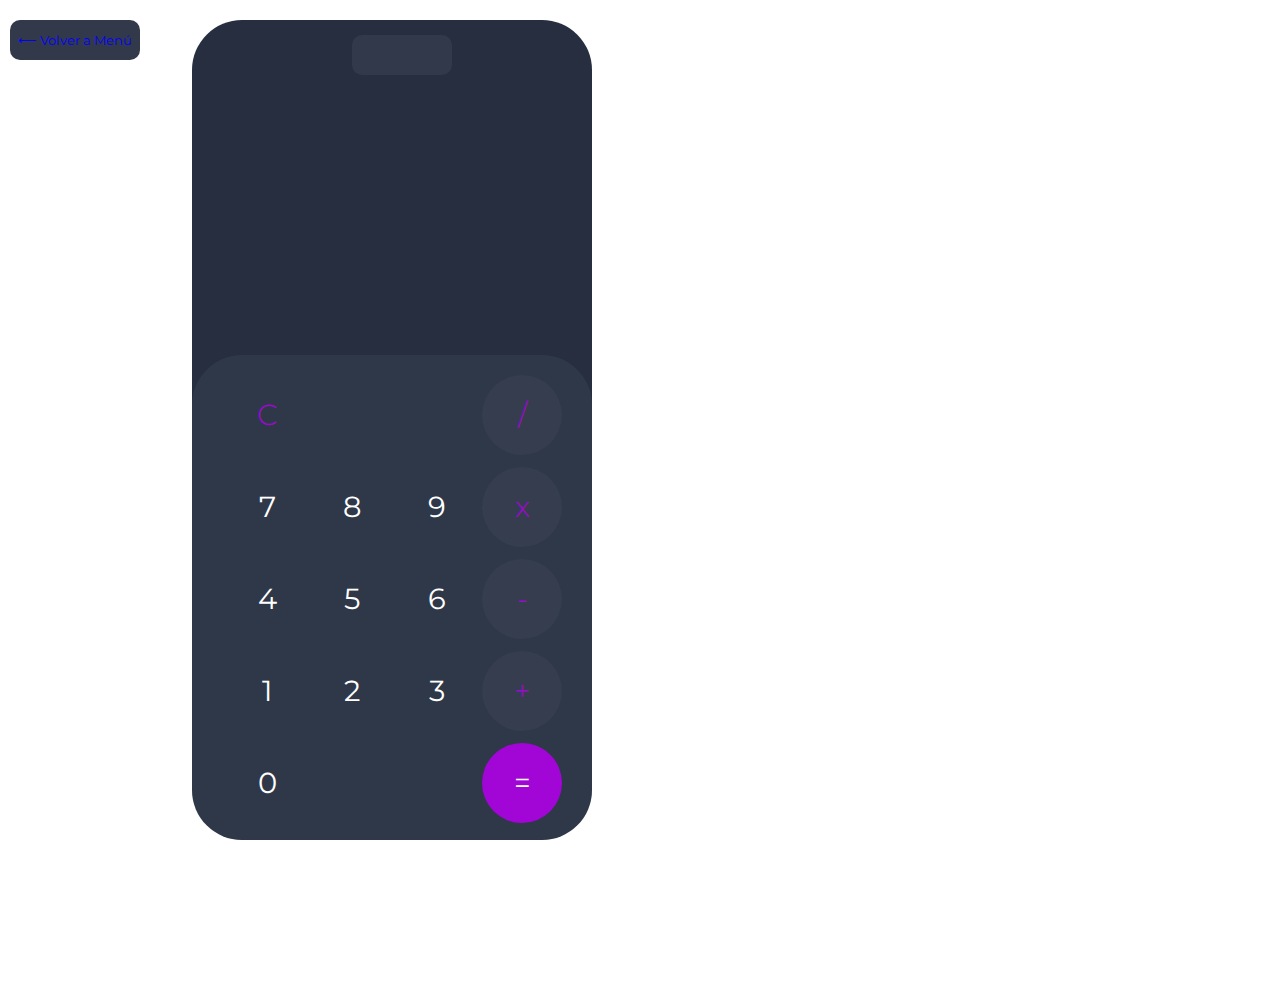
<file: Calculadora/index.html>
<!DOCTYPE html>
<html lang="en">
<head>
    <meta charset="UTF-8">
    <meta name="viewport" content="width=device-width, initial-scale=1.0">
    <link rel="stylesheet" href="css/index.css">
    <link rel="preconnect" href="https://fonts.gstatic.com">
    <link href="https://fonts.googleapis.com/css2?family=Montserrat&display=swap" rel="stylesheet">
    <link rel="stylesheet" href="https://use.fontawesome.com/releases/v5.15.3/css/all.css" integrity="sha384-SZXxX4whJ79/gErwcOYf+zWLeJdY/qpuqC4cAa9rOGUstPomtqpuNWT9wdPEn2fk" crossorigin="anonymous">
    <title>Calculadora</title>
</head>
<body>
    <div class="Espacio1">
        <input onclick="location.href='../index.html'" type="button" class="menu oscuro" value="⟵ Volver a Menú"></input>
    </div>

    <div id="Pantalla">

        <div class="Modo">
            <button onclick="Claro()" class="bColor"><i class="fas fa-sun"></i></button>
            <button onclick="Oscuro()" class="bColor"><i class="fas fa-moon activado"></i></button>
        </div>

            <div class="arriba">

                <div id="pantalla1"></div>
                <div id="pantalla2"></div>

            </div>

            <div class="abajo">
                <input type="button" onclick="borrar()" value="C" class="boton C">
                <input type="button" class="boton vacio">
                <input type="button" class="boton vacio">
                <input type="button" onclick="agregar('/')" value="/" class="boton operadores">

                <input type="button" onclick="agregar(7)" value="7" class="boton numeros">
                <input type="button" onclick="agregar(8)" value="8" class="boton numeros">
                <input type="button" onclick="agregar(9)" value="9" class="boton numeros">
                <input type="button" onclick="agregar('*')" value="x" class="boton operadores">

                <input type="button" onclick="agregar(4)" value="4" class="boton numeros">
                <input type="button" onclick="agregar(5)" value="5" class="boton numeros">
                <input type="button" onclick="agregar(6)" value="6" class="boton numeros">
                <input type="button" onclick="agregar('-')"value="-" class="boton operadores">

                <input type="button" onclick="agregar(1)" value="1" class="boton numeros">
                <input type="button" onclick="agregar(2)" value="2" class="boton numeros">
                <input type="button" onclick="agregar(3)" value="3" class="boton numeros">
                <input type="button" onclick="agregar('+')" value="+" class="boton operadores">

                <input type="button" onclick="agregar(0)" value="0" class="boton numeros">
                <input type="button" class="boton vacio">
                <input type="button" class="boton vacio">
                <input type="button" onclick="resultado()" value="=" class="boton igual">
            </div>        
    </div>
    <div class="Espacio2">    </div>
</body>
<script type="text/javascript" src="js/funciones.js"></script>
</html>
</file>
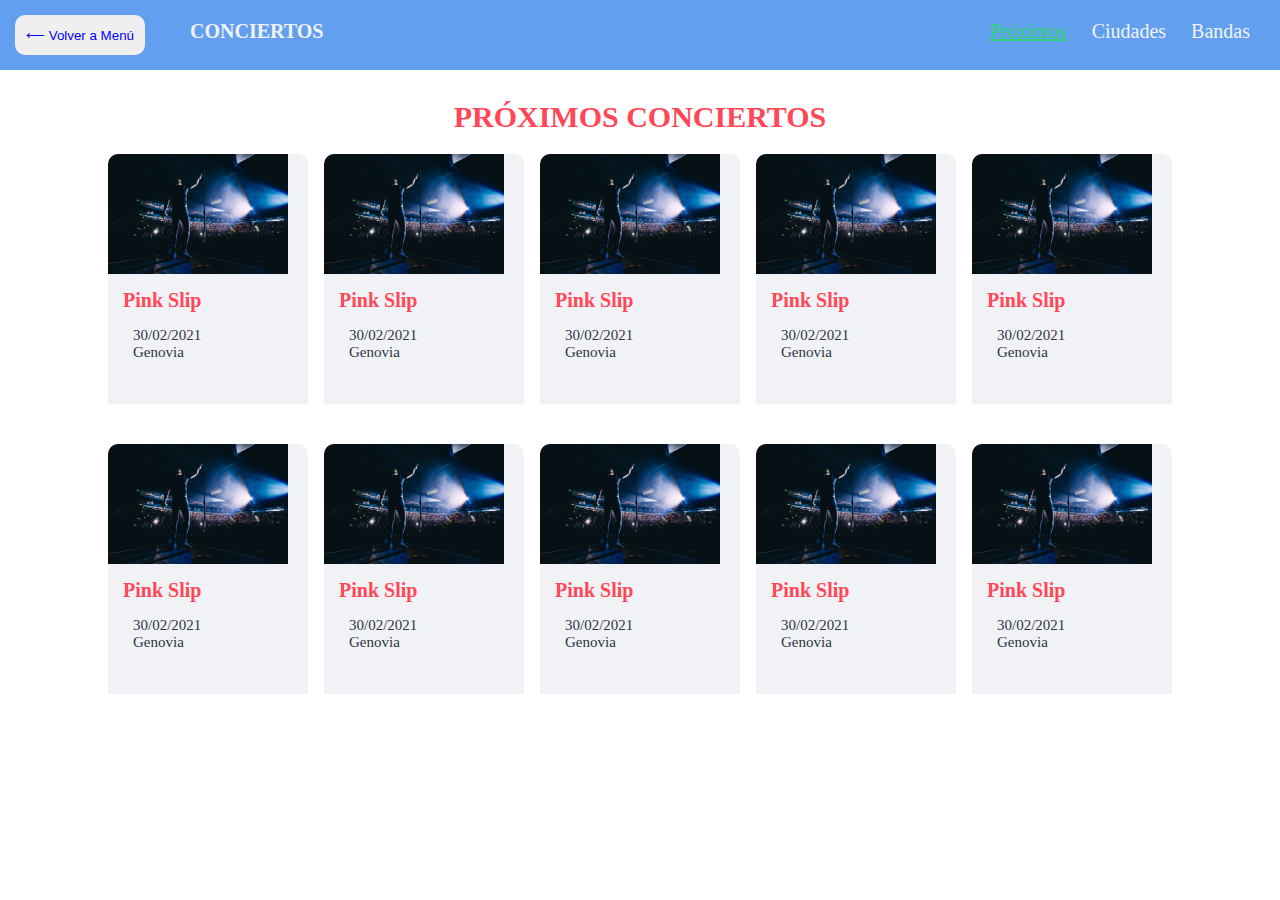
<file: Conciertos/index.html>
<!DOCTYPE html>
<html>
<head>
    <title>PRÓXIMOS</title>
    <meta charset="utf-8">
    <meta name="viewport" content="width=device-width, initial-scale=1.0">
    <link rel="stylesheet" type="text/css" href="./css/estilos.css">
    <link rel="stylesheet" href="https://use.fontawesome.com/releases/v5.15.3/css/all.css" integrity="sha384-SZXxX4whJ79/gErwcOYf+zWLeJdY/qpuqC4cAa9rOGUstPomtqpuNWT9wdPEn2fk" crossorigin="anonymous">
    <link rel="preconnect" href="https://fonts.gstatic.com">
    <link href="https://fonts.googleapis.com/css2?family=Poppins:wght@100;200;500&display=swap" rel="stylesheet">
</head>
<body>
    <header>
        <input onclick="location.href='../index.html'" type="button" class="volver" value="⟵ Volver a Menú"></input>
        <h6>CONCIERTOS</h6>
        <i class="fas fa-bars menu"></i>
        <div class="menu-lado">
            <div><a href="./index.html">Próximos</a></div>
            <div><a href="./ciudades.html">Ciudades</a></div>
            <div><a href="./bandas.html">Bandas</a></div>
        </div>
        <ul>
            <li><a href="./index.html" class="actual">Próximos</a></li>
            <li><a href="./ciudades.html">Ciudades</a></li>
            <li><a href="./bandas.html">Bandas</a></li>
        </ul>
    </header>
    <h1>PRÓXIMOS CONCIERTOS</h1>
    <div class="contenedor">

    <div class="ficha">
        <div class="imgficha">
            <img src="./img/p1.jpg">
        </div>
        <div class="info">
            <h3>Pink Slip</h3>
            <p><i class="fas fa-calendar"></i>30/02/2021</p>
            <p><i class="fas fa-map-marker"></i>Genovia</p>
        </div>
    </div>

    <div class="ficha">
        <div class="imgficha">
            <img src="./img/p1.jpg">
        </div>
        <div class="info">
            <h3>Pink Slip</h3>
            <p><i class="fas fa-calendar"></i>30/02/2021</p>
            <p><i class="fas fa-map-marker"></i>Genovia</p>
        </div>
    </div>

    <div class="ficha">
        <div class="imgficha">
            <img src="./img/p1.jpg">
        </div>
        <div class="info">
            <h3>Pink Slip</h3>
            <p><i class="fas fa-calendar"></i>30/02/2021</p>
            <p><i class="fas fa-map-marker"></i>Genovia</p>
        </div>
    </div>

    <div class="ficha">
        <div class="imgficha">
            <img src="./img/p1.jpg">
        </div>
        <div class="info">
            <h3>Pink Slip</h3>
            <p><i class="fas fa-calendar"></i>30/02/2021</p>
            <p><i class="fas fa-map-marker"></i>Genovia</p>
        </div>
    </div>

    <div class="ficha">
        <div class="imgficha">
            <img src="./img/p1.jpg">
        </div>
        <div class="info">
            <h3>Pink Slip</h3>
            <p><i class="fas fa-calendar"></i>30/02/2021</p>
            <p><i class="fas fa-map-marker"></i>Genovia</p>
        </div>
    </div>

</div>

<div class="contenedor">

    <div class="ficha">
        <div class="imgficha">
            <img src="./img/p1.jpg">
        </div>
        <div class="info">
            <h3>Pink Slip</h3>
            <p><i class="fas fa-calendar"></i>30/02/2021</p>
            <p><i class="fas fa-map-marker"></i>Genovia</p>
        </div>
    </div>

    <div class="ficha">
        <div class="imgficha">
            <img src="./img/p1.jpg">
        </div>
        <div class="info">
            <h3>Pink Slip</h3>
            <p><i class="fas fa-calendar"></i>30/02/2021</p>
            <p><i class="fas fa-map-marker"></i>Genovia</p>
        </div>
    </div>

    <div class="ficha">
        <div class="imgficha">
            <img src="./img/p1.jpg">
        </div>
        <div class="info">
            <h3>Pink Slip</h3>
            <p><i class="fas fa-calendar"></i>30/02/2021</p>
            <p><i class="fas fa-map-marker"></i>Genovia</p>
        </div>
    </div>

    <div class="ficha">
        <div class="imgficha">
            <img src="./img/p1.jpg">
        </div>
        <div class="info">
            <h3>Pink Slip</h3>
            <p><i class="fas fa-calendar"></i>30/02/2021</p>
            <p><i class="fas fa-map-marker"></i>Genovia</p>
        </div>
    </div>

    <div class="ficha">
        <div class="imgficha">
            <img src="./img/p1.jpg">
        </div>
        <div class="info">
            <h3>Pink Slip</h3>
            <p><i class="fas fa-calendar"></i>30/02/2021</p>
            <p><i class="fas fa-map-marker"></i>Genovia</p>
        </div>
    </div>

</div>

    

</body>
</html>
</file>
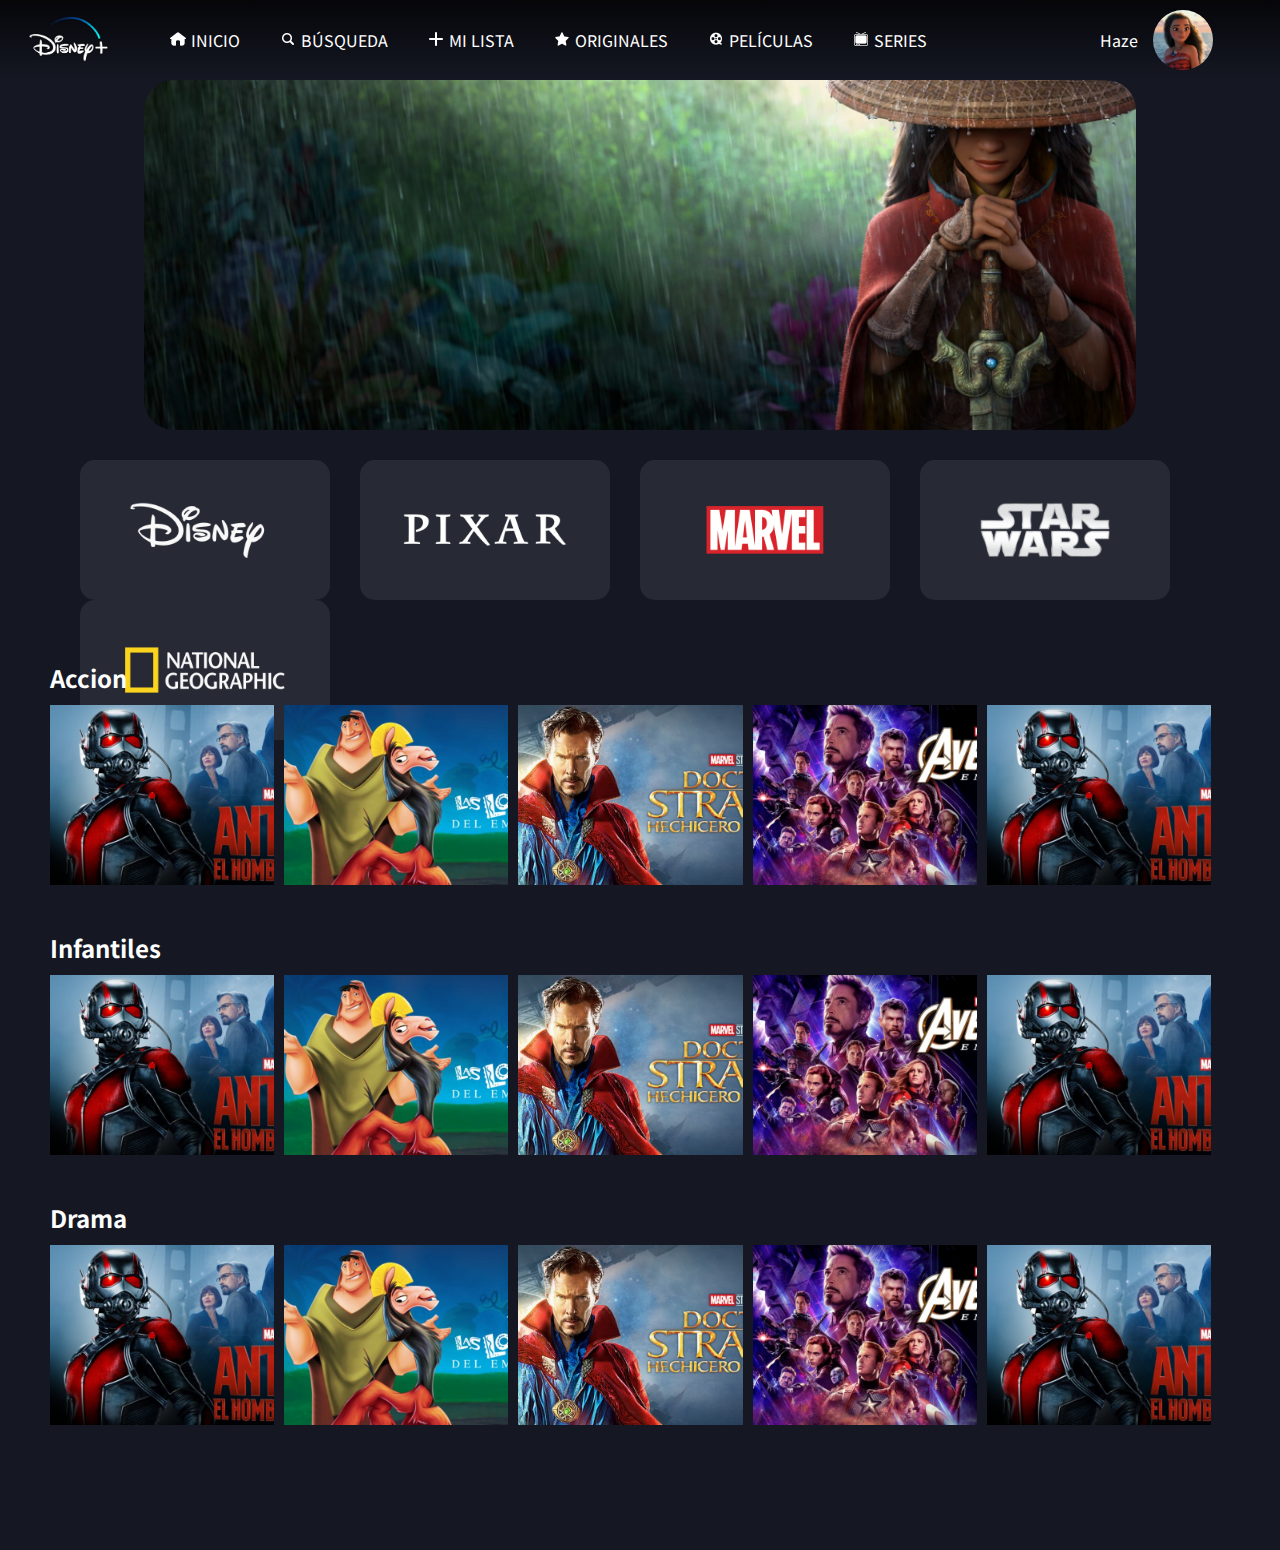
<file: Disney+/index.html>
<!DOCTYPE html>
<html>
<head>
	<title>DISNEY+</title>
	<link rel="stylesheet" type="text/css" href="css/estilos.css">
	<link rel="preconnect" href="https://fonts.gstatic.com">
	<link href="https://fonts.googleapis.com/css2?family=Noto+Sans+JP:wght@100;400&display=swap" rel="stylesheet">
	<script src="js/funciones.js" async="true"></script>
<body>
	<header>
		<div id="logo">
			<img src="img/logo.png" onclick="location.href='../index.html'">
		</div>
		<nav>
			<ul>
				<li><img src="img/h.png">inicio</li>
				<li><img src="img/b.png">búsqueda</li>
				<li><img src="img/m.png">mi lista</li>
				<li><img src="img/e.png">originales</li>
				<li><img src="img/p.png">películas</li>
				<li><img src="img/t.png">series</li>

			</ul>
		</nav>
		<div id="usuario">
			<p>Haze</p>
			<div id="usuario-img">
				<img src="img/pp.jpg">
			</div>			
		</div>
	</header>

	<section>
		<article>
			<img src="img/s1.jpeg">
		</article>
		<aside>
			<div class="temas"><img src="img/d-logo.png"></div>
			<div class="temas"><img src="img/pixar.png"></div>
			<div class="temas"><img src="img/marvel.png"></div>
			<div class="temas"><img src="img/sw.png"></div>
			<div class="temas"><img src="img/ng.png"></div>	
		</aside>
		<div id="contenido">
			<div class="contenido-dividido">
				<h3>Accion</h3>
				<div class="peliculas primero"><img src="img/d1.jpeg"></div>
				<div class="peliculas"><img src="img/d2.jpeg"></div>
				<div class="peliculas"><img src="img/d3.jpeg"></div>
				<div class="peliculas"><img src="img/d4.jpeg"></div>
				<div class="peliculas"><img src="img/d1.jpeg"></div>
			</div>
				<div class="contenido-dividido">
				<h3>Infantiles</h3>
				<div class="peliculas primero"><img src="img/d1.jpeg"></div>
				<div class="peliculas"><img src="img/d2.jpeg"></div>
				<div class="peliculas"><img src="img/d3.jpeg"></div>
				<div class="peliculas"><img src="img/d4.jpeg"></div>
				<div class="peliculas"><img src="img/d1.jpeg"></div>
			</div>
				<div class="contenido-dividido">
				<h3>Drama</h3>
				<div class="peliculas primero"><img src="img/d1.jpeg"></div>
				<div class="peliculas"><img src="img/d2.jpeg"></div>
				<div class="peliculas"><img src="img/d3.jpeg"></div>
				<div class="peliculas"><img src="img/d4.jpeg"></div>
				<div class="peliculas"><img src="img/d1.jpeg"></div>
			</div>
		</div>
	</section>
</body>
</html>
</file>
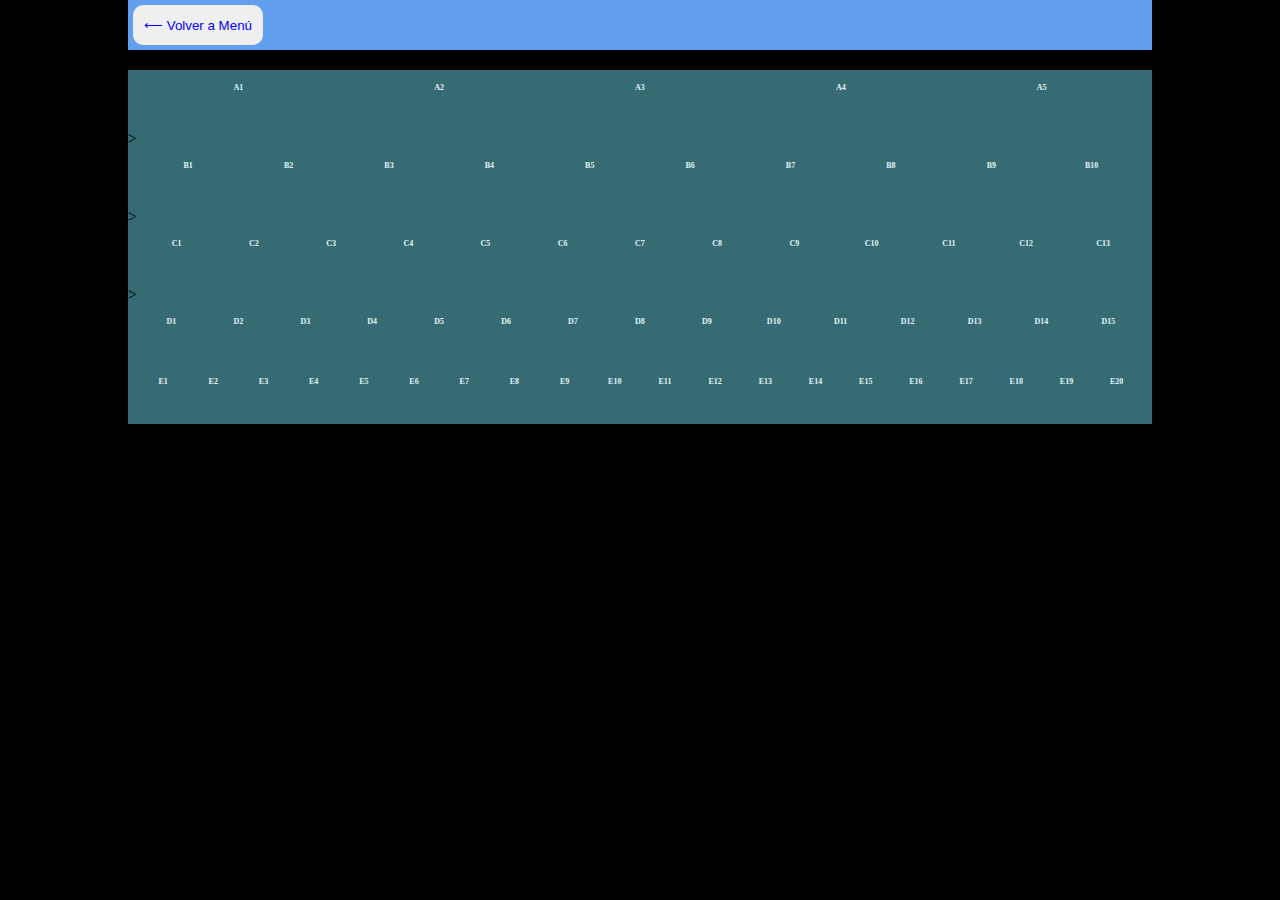
<file: Flexbox/index.html>
<!DOCTYPE html>
<html>
<head>
    <meta charset="UTF-8">
    <meta http-equiv="X-UA-Compatible" content="IE=edge">
    <title>FlexBox</title>
    <link rel="stylesheet" type="text/css" href="estilos/estilos.css">
    <link rel="stylesheet" href="https://use.fontawesome.com/releases/v5.8.1/css/all.css" integrity="sha384-50oBUHEmvpQ+1lW4y57PTFmhCaXp0ML5d60M1M7uH2+nqUivzIebhndOJK28anvf" crossorigin="anonymous">
</head>
<body>
    <div class="pantalla">
        <input onclick="location.href='../index.html'" type="button" class="menu" value="⟵ Volver a Menú"></input>
    </div>
    <div class="contenedor">
        <div class="fila">
            <div class="asiento">
                <i class="fas fa-couch"></i> 
                <h4>A1</h4>
            </div>
            <div class="asiento">
                <i class="fas fa-couch"></i>
                <h4>A2</h4>
            </div>
            <div class="asiento">
                <i class="fas fa-couch"></i>
                <h4>A3</h4>
            </div>
            <div class="asiento">
                <i class="fas fa-couch"></i>
                <h4>A4</h4>
            </div>
            <div class="asiento">
                <i class="fas fa-couch"></i>
                <h4>A5</h4>
            </div>
        </div>>

        <div class="fila">
            <div class="asiento">
                <i class="fas fa-couch"></i>
                <h4>B1</h4>
            </div>
            <div class="asiento">
                <i class="fas fa-couch"></i>
                <h4>B2</h4>
            </div>
            <div class="asiento">
                <i class="fas fa-couch"></i>
                <h4>B3</h4>
            </div>
            <div class="asiento">
                <i class="fas fa-couch"></i>
                <h4>B4</h4>
            </div>
            <div class="asiento">
                <i class="fas fa-couch"></i>
                <h4>B5</h4>
            </div>
            <div class="asiento">
                <i class="fas fa-couch"></i>
                <h4>B6</h4>
            </div>
            <div class="asiento">
                <i class="fas fa-couch"></i>
                <h4>B7</h4>
            </div>
            <div class="asiento">
                <i class="fas fa-couch"></i>
                <h4>B8</h4>
            </div>
            <div class="asiento">
                <i class="fas fa-couch"></i>
                <h4>B9</h4>
            </div>
            <div class="asiento">
                <i class="fas fa-couch"></i>
                <h4>B10</h4>
            </div>
        </div>>

        <div class="fila">
            <div class="asiento">
                <i class="fas fa-couch"></i>
                <h4>C1</h4>
            </div>
            <div class="asiento">
                <i class="fas fa-couch"></i>
                <h4>C2</h4>
            </div>
            <div class="asiento">
                <i class="fas fa-couch"></i>
                <h4>C3</h4>
            </div>
            <div class="asiento">
                <i class="fas fa-couch"></i>
                <h4>C4</h4>
            </div>
            <div class="asiento">
                <i class="fas fa-couch"></i> 
                <h4>C5</h4>
            </div>
            <div class="asiento">
                <i class="fas fa-couch"></i>
                <h4>C6</h4>
            </div>
            <div class="asiento">
                <i class="fas fa-couch"></i>
                <h4>C7</h4>
            </div>
            <div class="asiento">
                <i class="fas fa-couch"></i>
                <h4>C8</h4>
            </div>
            <div class="asiento">
                <i class="fas fa-couch"></i>
                <h4>C9</h4>
            </div>
            <div class="asiento">
                <i class="fas fa-couch"></i> 
                <h4>C10</h4>
            </div>
            <div class="asiento">
                <i class="fas fa-couch"></i>
                <h4>C11</h4>
            </div>
            <div class="asiento">
                <i class="fas fa-couch"></i>
                <h4>C12</h4>
            </div>
            <div class="asiento">
                <i class="fas fa-couch"></i> 
                <h4>C13</h4>
            </div>
        </div>>

        <div class="fila">
            <div class="asiento">
                <i class="fas fa-couch"></i>
                <h4>D1</h4>
            </div>
            <div class="asiento">
                <i class="fas fa-couch"></i>
                <h4>D2</h4>
            </div>
            <div class="asiento">
                <i class="fas fa-couch"></i>
                <h4>D3</h4>
            </div>
            <div class="asiento">
                <i class="fas fa-couch"></i>
                <h4>D4</h4>
            </div>
            <div class="asiento">
                <i class="fas fa-couch"></i>
                <h4>D5</h4>
            </div>
            <div class="asiento">
                <i class="fas fa-couch"></i>
                <h4>D6</h4>
            </div>
            <div class="asiento">
                <i class="fas fa-couch"></i>
                <h4>D7</h4>
            </div>
            <div class="asiento">
                <i class="fas fa-couch"></i>
                <h4>D8</h4>
            </div>
            <div class="asiento">
                <i class="fas fa-couch"></i>
                <h4>D9</h4>
            </div>
            <div class="asiento">
                <i class="fas fa-couch"></i>
                <h4>D10</h4>
            </div>
            <div class="asiento">
                <i class="fas fa-couch"></i>
                <h4>D11</h4>
            </div>
            <div class="asiento">
                <i class="fas fa-couch"></i>
                <h4>D12</h4>
            </div>
            <div class="asiento">
                <i class="fas fa-couch"></i>
                <h4>D13</h4>
            </div>
            <div class="asiento">
                <i class="fas fa-couch"></i>
                <h4>D14</h4>
            </div>
            <div class="asiento">
                <i class="fas fa-couch"></i>
                <h4>D15</h4>
            </div>
        </div>
        <div class="fila">
            <div class="asiento">
                <i class="fas fa-couch"></i> 
                <h4>E1</h4>
            </div>
            <div class="asiento">
                <i class="fas fa-couch"></i>
                <h4>E2</h4>
            </div>
            <div class="asiento">
                <i class="fas fa-couch"></i>
                <h4>E3</h4>
            </div>
            <div class="asiento">
                <i class="fas fa-couch"></i>
                <h4>E4</h4>
            </div>
            <div class="asiento">
                <i class="fas fa-couch"></i>
                <h4>E5</h4>
            </div>
            <div class="asiento">
                <i class="fas fa-couch"></i> 
                <h4>E6</h4>
            </div>
            <div class="asiento">
                <i class="fas fa-couch"></i>
                <h4>E7</h4>
            </div>
            <div class="asiento">
                <i class="fas fa-couch"></i>
                <h4>E8</h4>
            </div>
            <div class="asiento">
                <i class="fas fa-couch"></i>
                <h4>E9</h4>
            </div>
            <div class="asiento">
                <i class="fas fa-couch"></i>
                <h4>E10</h4>
            </div><div class="asiento">
                <i class="fas fa-couch"></i> 
                <h4>E11</h4>
            </div>
            <div class="asiento">
                <i class="fas fa-couch"></i>
                <h4>E12</h4>
            </div>
            <div class="asiento">
                <i class="fas fa-couch"></i>
                <h4>E13</h4>
            </div>
            <div class="asiento">
                <i class="fas fa-couch"></i>
                <h4>E14</h4>
            </div>
            <div class="asiento">
                <i class="fas fa-couch"></i>
                <h4>E15</h4>
            </div><div class="asiento">
                <i class="fas fa-couch"></i> 
                <h4>E16</h4>
            </div>
            <div class="asiento">
                <i class="fas fa-couch"></i>
                <h4>E17</h4>
            </div>
            <div class="asiento">
                <i class="fas fa-couch"></i>
                <h4>E18</h4>
            </div>
            <div class="asiento">
                <i class="fas fa-couch"></i>
                <h4>E19</h4>
            </div>
            <div class="asiento">
                <i class="fas fa-couch"></i>
                <h4>E20</h4>
            </div>
        </div>
    </div>
</body>
</html>
</file>
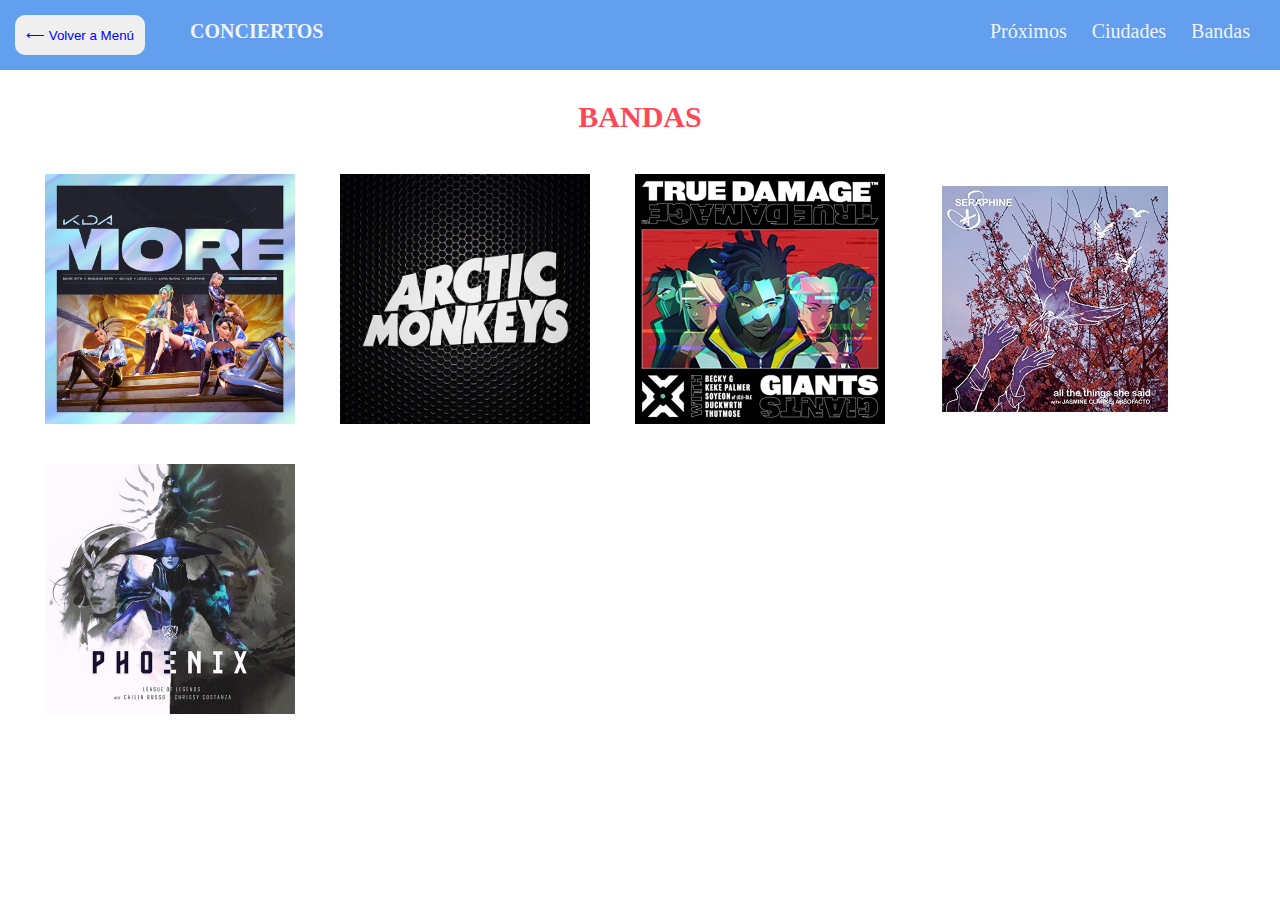
<file: Conciertos/bandas.html>
<!DOCTYPE html>
<html>
<head>
    <title>PRÓXIMOS</title>
    <meta charset="utf-8">
    <meta name="viewport" content="width=device-width, initial-scale=1.0">
    <link rel="stylesheet" type="text/css" href="./css/estilos.css">
    <link rel="stylesheet" href="https://use.fontawesome.com/releases/v5.15.3/css/all.css" integrity="sha384-SZXxX4whJ79/gErwcOYf+zWLeJdY/qpuqC4cAa9rOGUstPomtqpuNWT9wdPEn2fk" crossorigin="anonymous">
    <link rel="preconnect" href="https://fonts.gstatic.com">
    <link href="https://fonts.googleapis.com/css2?family=Poppins:wght@100;200;500&display=swap" rel="stylesheet">
</head>
<body>
    <header>
        <input onclick="location.href='../index.html'" type="button" class="volver" value="⟵ Volver a Menú"></input>
        <h6>CONCIERTOS</h6>
        <ul>
            <li> <a href="./index.html">Próximos</a></li>
            <li><a href="./ciudades.html">Ciudades</a></li>
            <li><a href="./bandas.html">Bandas</a></li>
        </ul>
    </header>
    <h1>BANDAS</h1>
    <div class="imgbanda">
        <img src="img/banda1.jpg">
    </div>
    <div class="imgbanda">
        <img src="img/banda2.jpg">
    </div>
    <div class="imgbanda">
        <img src="img/banda3.jpg">
    </div>
    <div class="imgbanda">
        <img src="img/banda4.jpg">
    </div>
    <div class="imgbanda">
        <img src="img/banda5.jpg">
    </div>
</body>
</html>
</file>
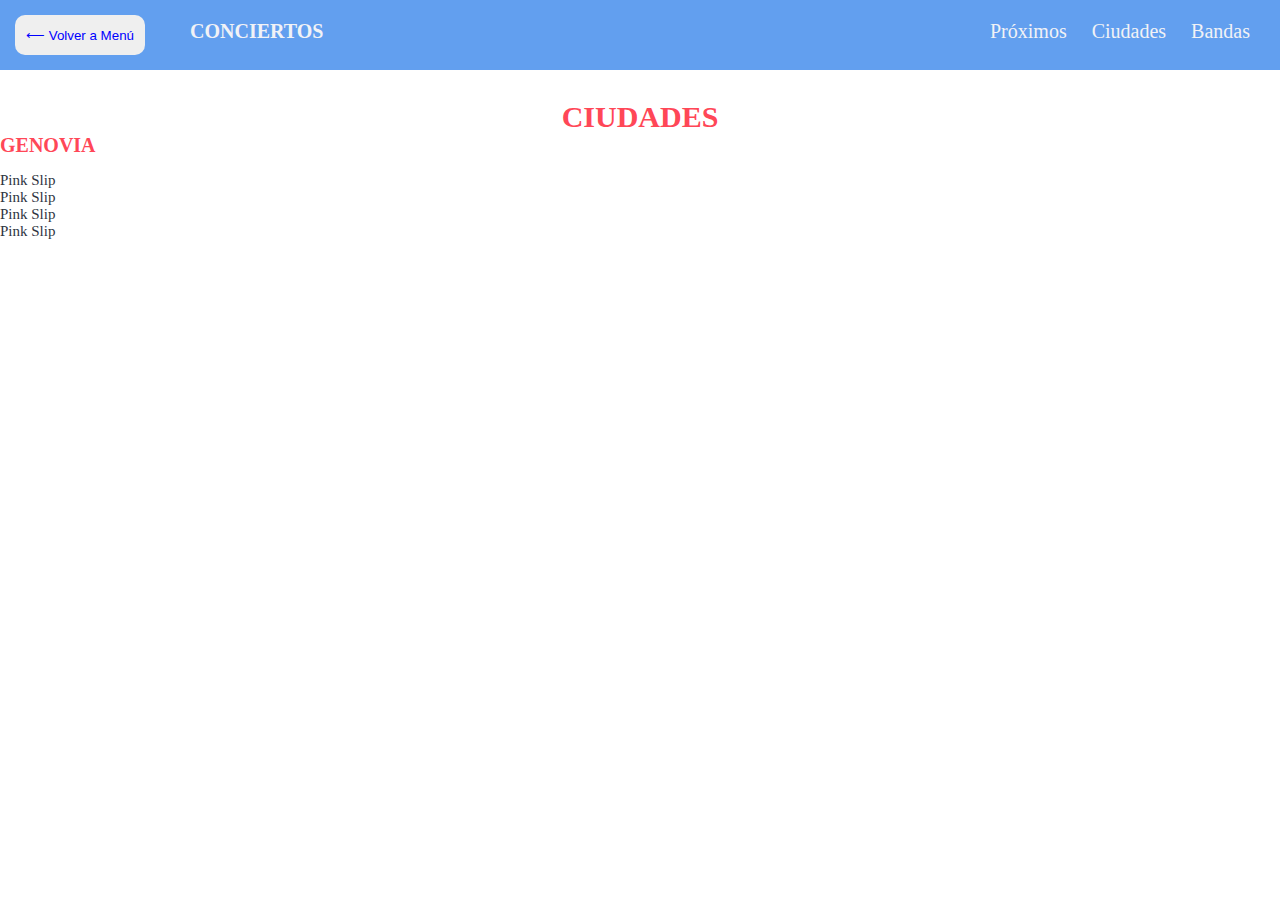
<file: Conciertos/ciudades.html>
<!DOCTYPE html>
<html>
<head>
    <title>PRÓXIMOS</title>
    <meta charset="utf-8">
    <meta name="viewport" content="width=device-width, initial-scale=1.0">
    <link rel="stylesheet" type="text/css" href="./css/estilos.css">
    <link rel="stylesheet" href="https://use.fontawesome.com/releases/v5.15.3/css/all.css" integrity="sha384-SZXxX4whJ79/gErwcOYf+zWLeJdY/qpuqC4cAa9rOGUstPomtqpuNWT9wdPEn2fk" crossorigin="anonymous">
    <link rel="preconnect" href="https://fonts.gstatic.com">
    <link href="https://fonts.googleapis.com/css2?family=Poppins:wght@100;200;500&display=swap" rel="stylesheet">
</head>
<body>
    <header>
        <input onclick="location.href='../index.html'" type="button" class="volver" value="⟵ Volver a Menú"></input>
        <h6>CONCIERTOS</h6>
        <ul>
            <li> <a href="./index.html">Próximos</a></li>
            <li><a href="./ciudades.html">Ciudades</a></li>
            <li><a href="./bandas.html">Bandas</a></li>
        </ul>
    </header>
    <h1>CIUDADES</h1>
    <div class="contprincipal">
        <div class="ciudad">
            <h3>GENOVIA</h3>
            <i class="fas fa-chevron-down"></i>
        </div>
        <div class="ciudades">
            <p>Pink Slip</p>
            <p>Pink Slip</p>
            <p>Pink Slip</p>
            <p>Pink Slip</p>
        </div>
    </div>
</body>
</html>
</file>
<file: Calculadora/css/index.css>
*{
    margin: 0px;
    padding: 0px;
    font-family: 'Montserrat', sans-serif;
}

:root{
    --gris: #262E3F;
    --claro: #F7F6FB; 
    --claro2: #DAD9DD;   
    --negro: #32394A;    
    --gris2: #39425193;
    --morado: #A106D6;
    --botonHover:rgba(87,101,116,.2);
}

.Espacio1{
    width: 15%;
    height: 1000px;
    position: relative;
    float: left;
    box-sizing: border-box;
}

        .menu{
            margin: 20px 10px;
            border-radius: 10px !important;
            height: 40px;
            width: 130px;
            color: blue;
            border-style: none;
            cursor: pointer;
        }

.boton{
    width: 80px;
    height: 80px;
    float: left;
    background-color: transparent;
    border-style: none;
    border-radius: 50%;
    text-align: center;
    line-height: 80px;
    color:white;
    font-size: 1.8em;
    font-weight: 400;
    margin-left: 5px;
}

    .boton:hover{
        background-color: var(--botonHover) ;
    }

#Pantalla{
    width: 400px;
    height: 820px;
    margin-top: 20px;
    background-color: var(--gris);
    position: relative;
    float: left;
    border-radius: 50px;
    text-align: right;
    overflow: hidden;
    z-index: 0; 
}


        .arriba{
            width: 100%;
            height: 280px;
            box-sizing: border-box;
            float: left;
            position: relative;
        
        }
            .Modo{
                width:100px;
                height: 40px;
                position: relative;
                background-color: var(--negro);
                box-sizing: border-box;
                margin-left: 160px;
                margin-top: 15px;
                border-radius: 10px;
                text-align: center;
            }

                .fas{
                    color: #AEAFB4;
                    font-size: 20px;
                    position: relative;
                    float: left;
                    margin-left: 20px;
                    margin-top:10px;
                }

                .bColor{
                    background-color: transparent;
                    border-style: none;
                    width: 47px;
                }

            #pantalla1{
                color: white;
                margin-top: 100px;
                margin-right: 20px;
                font-size: 40px;
            }

            #pantalla2{
                color: var(--morado);
                margin-right: 20px;
                font-size: 45px;
            }


        .abajo{
        
            width: 100%;
            height: 500px;
            box-sizing: border-box;
            position: relative;
            float: left;
            display: flex;
            flex-wrap: wrap;
            background-color: var(--botonHover) ;
            border-radius: 50px;
            padding: 20px;
            padding-left: 30px;
        
        }

            .C{
                color: var(--morado) !important;
                font-weight: 300 !important;
            }
            .operadores{
                font-weight: 300 !important;
                background-color: var(--gris2)  !important;
                color: var(--morado) !important;                
            }
            .igual{
                background-color: var(--morado) !important;
            }

            .vacio{
                background-color:transparent;
                cursor:auto;                
            }

.claro{
    background: var(--claro) !important; 
}

.oscuro{
    background: var(--negro) !important;
}

.tclaro{
    color: var(--negro) !important;
}

.toscuro{
    color: white !important;
}

.activado{
    color: white !important;
}


.Espacio2{
    width: 10%;
    height: 1000px;
    position: relative;
    float: left;
}
</file>
<file: Conciertos/css/estilos.css>
*{
    margin: 0px;
    padding: 0px;
}

:root{
    /* COLORES */
    --verde: #2ED573;
    --azul: #629FEF;
    --rojo: #FF4757;
    --blanco: #F1F2F6;
    --negro: #2F3542;

    /* TAMAÑO LETRAS */
    --titulo: 30px;
    --subtitulo: 20px;
    --parrafo: 15px;
}

header{
    background: var(--azul);
    width: 100%;
    height: 70px;
    position: relative;
    float: left;
}
    .volver{
        border-radius: 10px !important;
        height: 40px;
        width: 130px;
        color: blue;
        border-style: none;
        cursor: pointer;
        position: relative;
        float: left;
        margin: 15px;

    }

        .volver:hover{
        background-color: skyblue;
    }

    h6{
        font-size: var(--subtitulo);
        position: relative;
        float: left;
        color: var(--blanco);
        margin-left: 30px;
        margin-top: 20px;
    }
    ul{
        position: relative;
        float: right;
        list-style: none;
        margin-right: 30px;
        margin-top: 20px;
    }
        li{
            position: relative;
            float: left;
            color: var(--blanco);
            margin-left: 25px;
            font-size: var(--subtitulo);
            font-weight: 200;
            transition: .2s all;
        }
        a{
            text-decoration: none;
            color: var(--blanco);
            transition: .2s all;
        }
        a:hover{
            cursor: pointer;
            color: var(--rojo);
        }
        .actual{
            text-decoration: underline;
            color: var(--verde);
            font-weight: 500;
        }
    .menu{
        position: relative;
        float: right;
        font-size: var(--subtitulo);
        color: var(--blanco);
        font-weight: 200;
        margin-right: 30px;
        line-height: 70px !important;
        display: none !important; 
    }
    .menu-lado{
        position: fixed;
        right: -200px;
        top: 70px;
        background: var(--azul);
        height: 100%;
        width: 200px;
        z-index: 1;
    }
    .menu-lado>div{
        position: relative;
        float: left;
        width: 100%;
        height: 40px;
        padding-left: 10px;
        margin-bottom: 10px;
        line-height: 40px;
    }
h1{
   font-size: var(--titulo); 
   color: var(--rojo);
   text-align: center;
   margin-top: 30px;
   position: relative;
   float: left;
   width: 100%;
}
.contenedor{
    display: flex;
    justify-content: space-around;
    position: relative;
    float: left;
    width: 100%;
    padding: 20px;
    box-sizing: border-box;
}
.ficha{
    position: relative;
    float: left;
    width: 200px;
    height: 250px;
    background: var(--blanco);
    border-radius: 10px 10px 0px 0px;
    overflow: hidden;
    transition: 2s all;
    box-sizing: border-box;
}
.ficha:hover{
    cursor: pointer;
    border: 5px solid var(--azul);
}
    .imgficha{
        width: 100%;
        height: 120px;
        position: relative;
        float: left;
    }
        .imgficha>img{
            height: 100%;
        }
    .info{
        padding: 15px;
        box-sizing: border-box;
        position: relative;
        float: left;
    }
    h3{
        font-size: var(--subtitulo);
        color: var(--rojo);
        margin-bottom: 15px;
    }
    p{
        font-size: var(--parrafo);
        color: var(--negro);
    }
    p>i{
        color: var(--rojo);
        margin-right: 10px;
    }

.imgbanda>img{
    width: 250px;
    height: 250px;
    margin-left: 45px;
    margin-top: 40px;
    position: relative;
    float: left; 
    cursor: pointer;
}    

    /* ESCRITORIO */
@media only screen and (min-width: 960px){
    .ficha{width: 180px;}
}

@media only screen and (min-width: 1060px){
    .ficha{width: 200px;}
    .contenedor{padding-left: 50px; padding-right: 50px;}
}

@media only screen and (min-width: 1260px){
    .contenedor{padding-left: 100px; padding-right: 100px;}
}

@media only screen and (min-width: 1360px){
    .ficha{width: 220px;}
    .contenedor{padding-left: 150px; padding-right: 150px;}
}

@media only screen and (min-width: 1460px){
    .contenedor{padding-left: 200px; padding-right: 200px;}
}

    /* MÓVIL */
    @media only screen and (max-width: 959px){
        .ficha{width: 100%;}
        .imgficha{overflow: hidden;}
        .contenedor{
            display: block;
            padding-left: 40px;
            padding-right: 40px;
        }
        header>ul{
            display: none;
        }
        .menu{
            display: block !important;
        }
    }
</file>
<file: Disney+/css/estilos.css>
*{
	margin: 0px;
	padding: 0px;
	font-family: 'Noto Sans JP', sans-serif;
}

header{
	width: 100%;
	height: 80px;
	background: linear-gradient(#060609, #151823);
	position: relative;
	float: left;
}
	
	#logo, nav, #usuario{
		position: relative;
		float: left;
		height: 100%;
	}
	
	#logo{
		width: 150px;
		padding: 15px 25px;
		box-sizing: border-box;
		cursor: pointer;
	}

		#logo>img{
			height: 100%;
		}

	nav{
		width: calc(100% - 350px); 
	}
		ul{
			height: 100%;
			list-style: none;
		}

		li{
			position: relative;
			float: left;
			padding-left: 20px;
			padding-right: 20px;
			box-sizing: border-box;
			height: 100%;
			line-height: 80px; /*Especificar el lugar del texto en lo vertical*/
			color: white;
			text-transform: uppercase; /*transformar texto a mayusculas*/
			font-size: 16px;
			cursor: pointer;
		}

		li>img{
			height: 16px;
			filter: invert(100%);
			margin-right: 5px;

		}

	#usuario{
		width: 200px;
		padding: 10px 20px;
		box-sizing: border-box; 
	}

		p{
			color: white;
			font-size: 16px;
			position: relative;
			float: left;
			line-height: 60px;
			margin-right: 15px;
		}

		#usuario-img{
			height: 100%;
			width: 60px;
			border-radius: 50%;
			position: relative;
			float: left;
			background-color: yellow;
			overflow: hidden;
		}

		#usuario-img>img{
			height: 100%;
		}

section{
	width: 100%;
	background-color: #151823;
	position: relative;
	float: left;
	padding-bottom: 50px;
	padding-right: 20px;
	padding-left: 20px;
	box-sizing: border-box; /*Mantiene el tamaño original*/ 
}
	article,aside,#contenido{
		width: 100%;
		position: relative;
		float: left;
	}
	article{
		width: 80% !important;
		height: 350px;
		border-radius: 30px;
		overflow: hidden;
		margin-left: 10%;
		cursor: pointer;
	}

		article>img{
			height: 100%;
		}
	aside{
		height: 200px;
		padding: 30px;
		box-sizing: border-box;
	}

		.temas{
			width: 250px;
			height: 100%;
			background: #272934;
			position: relative;
			float: left;
			margin-left: 30px;
			border-radius: 15px;
			border: 4px #3C3D46;
			box-sizing: border-box;
			text-align: center;
			cursor: pointer;
		}

			.temas>img{
				height: 100%;
			}

	#contenido{
		padding: 30px;
		box-sizing: border-box;
	}

		.contenido-dividido{
			height: 250px;
			margin-bottom: 20px;
		}

			.contenido-dividido>h3{
				font-size: 24px;
				color: #FFF;
			}

			.peliculas{
				width: 19%;
				height: 180px;
				margin-top: 10px;
				margin-left: 10px;
				position: relative;
				float: left;
				overflow: hidden;
				cursor: pointer;
			}

			.primero{
				margin-left: 0px;
			}

			.peliculas>img{
				height: 100%;
			}
</file>
<file: Flexbox/estilos/estilos.css>
*{
    margin: 0px;
    padding: 0px;
}
html{
    background-color: black;
}
.pantalla{
    width: 80%;
    height: 50px;
    position: fixed;
    top: 0px;
    margin-left: 10%; 
    background-color: #629FEF;
}

    input{
        margin-top: 5px;
        margin-left: 5px;
        border-radius: 10px !important;
        height: 40px;
        width: 130px;
        color: blue;
        border-style: none;
        cursor: pointer;

    }

        input:hover{
        background-color: skyblue;
    }
    
.contenedor{
    position: fixed;
    top: 50px;
    width: 80%;
    margin-left: 10%;
    margin-top: 20px;
    background-color: #376b74;
}
    .fila{
        width: 100%;
        height: 60px;
        display: flex;
        padding: 10px;
        box-sizing: border-box;
        justify-content: space-around;
    }
    .asiento{
        width: 50px;
        height: 100%;
        color: #e1f5f7;
        text-align: center;
        line-height: 15px;
        cursor: pointer;
        transition: .2s all;
    }
        .asiento>i{
            font-size: 1em;
        }
        .asiento>h4{
           font-size: .5em; 
        }
    .asiento:hover{
        color: #62E9EF;
    }
</file>
